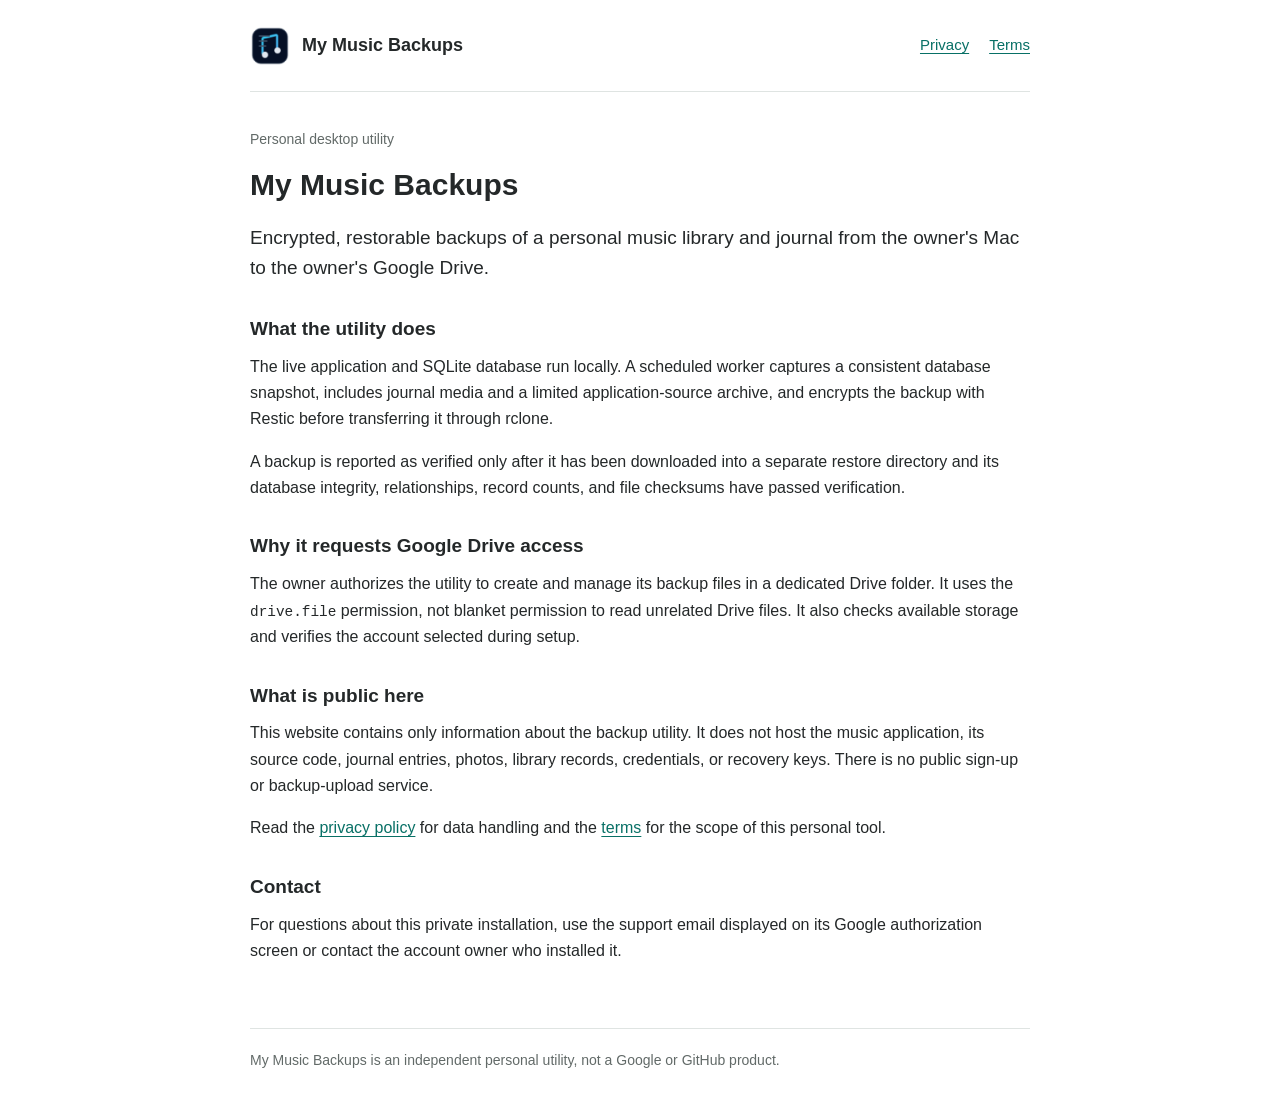
<file: index.html>
<!doctype html>
<html lang="en">
<head>
  <meta charset="utf-8">
  <meta name="viewport" content="width=device-width, initial-scale=1">
  <meta name="description" content="Public information about My Music Backups, a private local-library backup utility.">
  <title>My Music Backups</title>
  <link rel="icon" href="app-icon.png" type="image/png">
  <link rel="stylesheet" href="styles.css">
</head>
<body>
  <header>
    <a class="identity" href="./"><img src="app-icon.png" width="40" height="40" alt=""><span>My Music Backups</span></a>
    <nav aria-label="Information"><a href="privacy.html">Privacy</a><a href="terms.html">Terms</a></nav>
  </header>
  <main>
    <p class="eyebrow">Personal desktop utility</p>
    <h1>My Music Backups</h1>
    <p class="lead">Encrypted, restorable backups of a personal music library and journal from the owner's Mac to the owner's Google Drive.</p>
    <h2>What the utility does</h2>
    <p>The live application and SQLite database run locally. A scheduled worker captures a consistent database snapshot, includes journal media and a limited application-source archive, and encrypts the backup with Restic before transferring it through rclone.</p>
    <p>A backup is reported as verified only after it has been downloaded into a separate restore directory and its database integrity, relationships, record counts, and file checksums have passed verification.</p>
    <h2>Why it requests Google Drive access</h2>
    <p>The owner authorizes the utility to create and manage its backup files in a dedicated Drive folder. It uses the <code>drive.file</code> permission, not blanket permission to read unrelated Drive files. It also checks available storage and verifies the account selected during setup.</p>
    <h2>What is public here</h2>
    <p>This website contains only information about the backup utility. It does not host the music application, its source code, journal entries, photos, library records, credentials, or recovery keys. There is no public sign-up or backup-upload service.</p>
    <p>Read the <a href="privacy.html">privacy policy</a> for data handling and the <a href="terms.html">terms</a> for the scope of this personal tool.</p>
    <h2>Contact</h2>
    <p>For questions about this private installation, use the support email displayed on its Google authorization screen or contact the account owner who installed it.</p>
  </main>
  <footer>My Music Backups is an independent personal utility, not a Google or GitHub product.</footer>
</body>
</html>
</file>
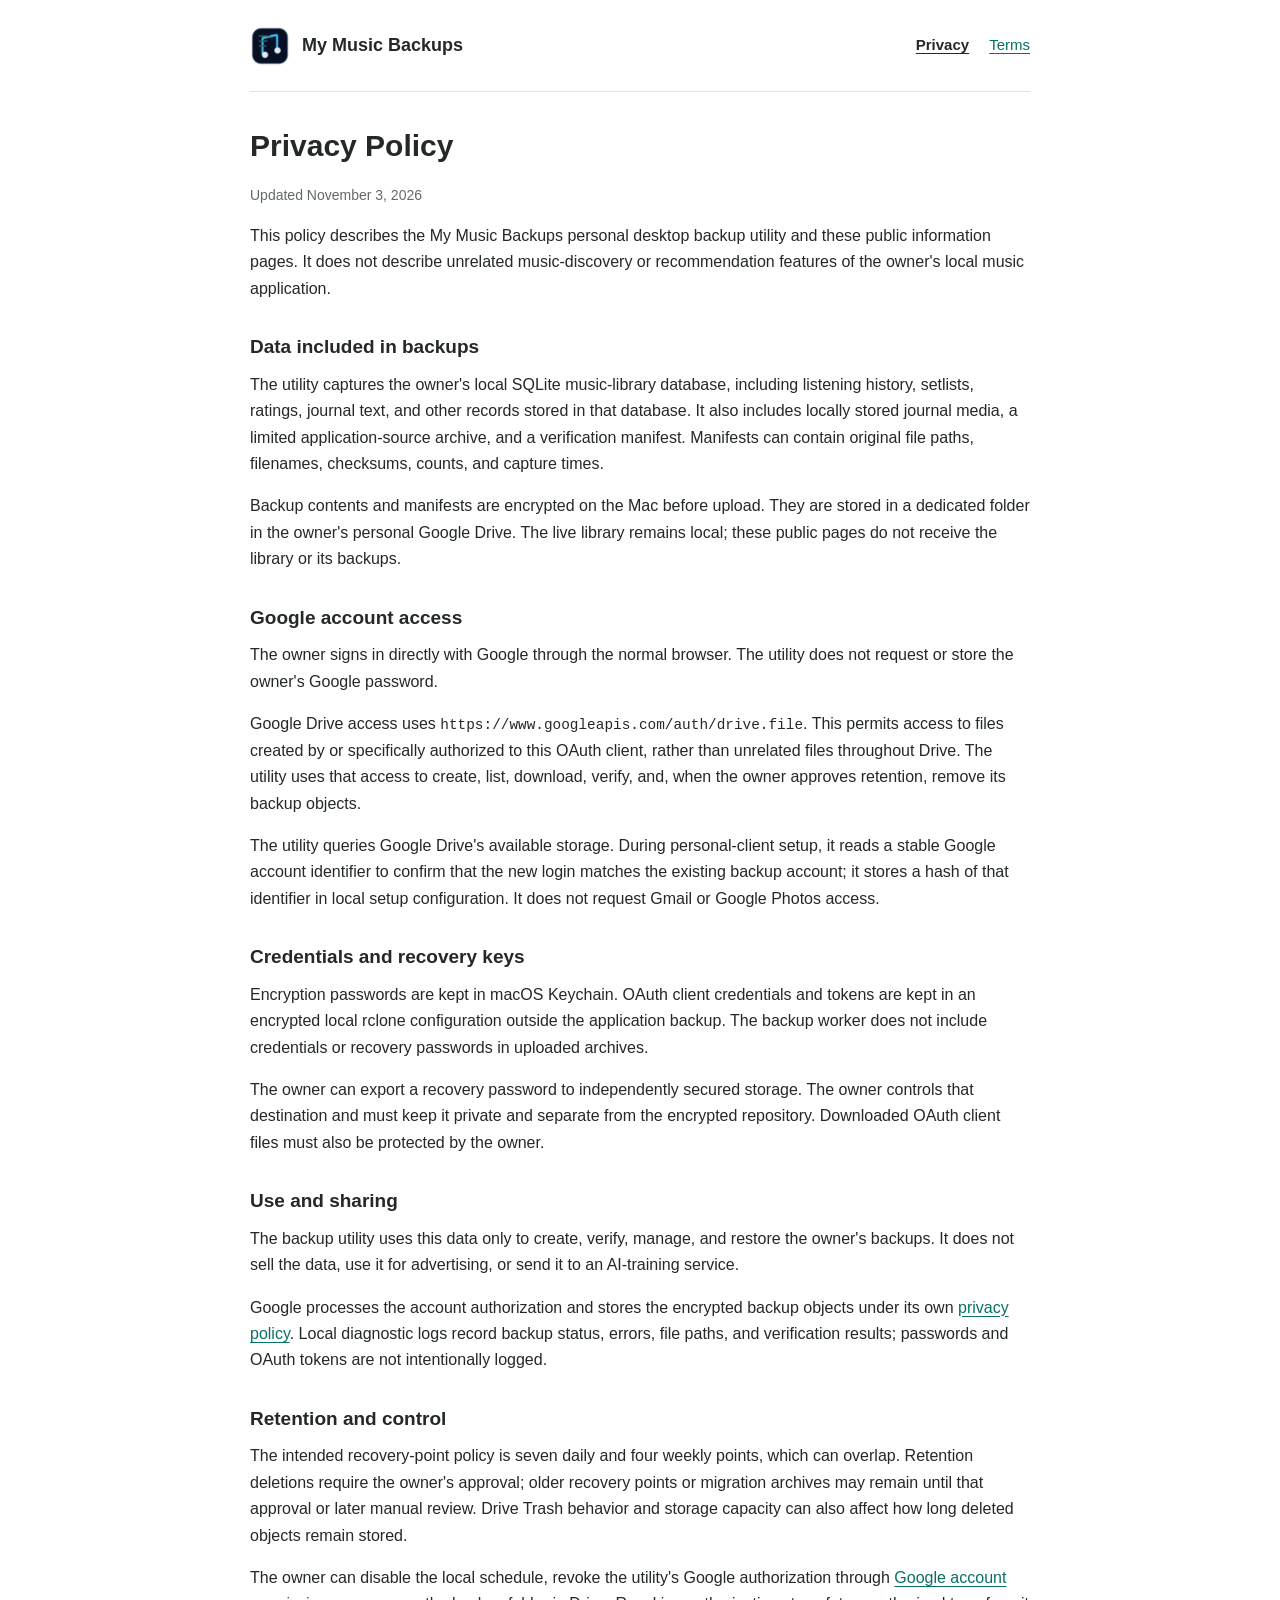
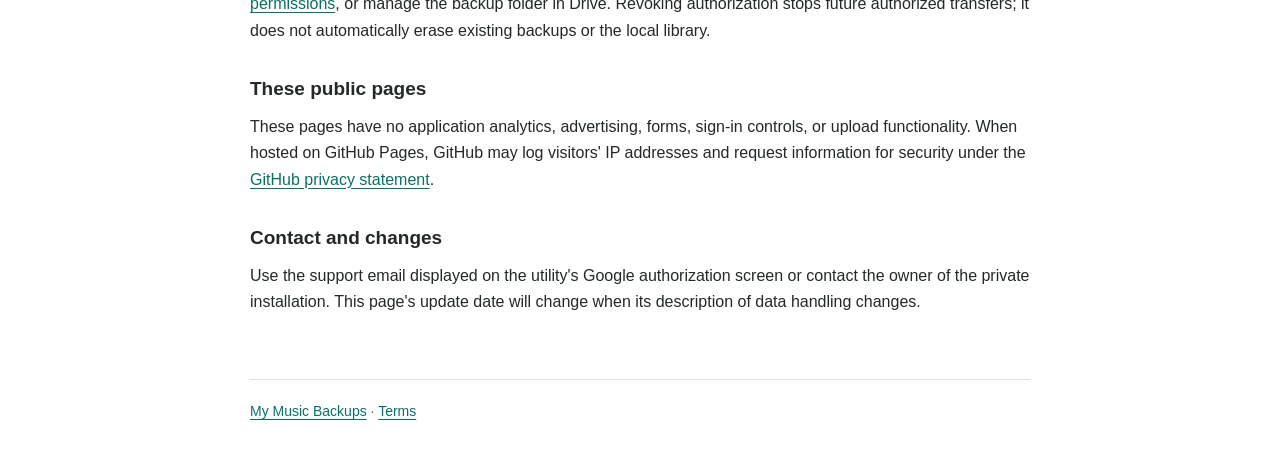
<file: privacy.html>
<!doctype html>
<html lang="en">
<head>
  <meta charset="utf-8">
  <meta name="viewport" content="width=device-width, initial-scale=1">
  <title>Privacy | My Music Backups</title>
  <link rel="icon" href="app-icon.png" type="image/png">
  <link rel="stylesheet" href="styles.css">
</head>
<body>
  <header>
    <a class="identity" href="./"><img src="app-icon.png" width="40" height="40" alt=""><span>My Music Backups</span></a>
    <nav aria-label="Information"><a href="privacy.html" aria-current="page">Privacy</a><a href="terms.html">Terms</a></nav>
  </header>
  <main>
    <h1>Privacy Policy</h1>
    <p class="updated">Updated November 3, 2026</p>
    <p>This policy describes the My Music Backups personal desktop backup utility and these public information pages. It does not describe unrelated music-discovery or recommendation features of the owner's local music application.</p>
    <h2>Data included in backups</h2>
    <p>The utility captures the owner's local SQLite music-library database, including listening history, setlists, ratings, journal text, and other records stored in that database. It also includes locally stored journal media, a limited application-source archive, and a verification manifest. Manifests can contain original file paths, filenames, checksums, counts, and capture times.</p>
    <p>Backup contents and manifests are encrypted on the Mac before upload. They are stored in a dedicated folder in the owner's personal Google Drive. The live library remains local; these public pages do not receive the library or its backups.</p>
    <h2>Google account access</h2>
    <p>The owner signs in directly with Google through the normal browser. The utility does not request or store the owner's Google password.</p>
    <p>Google Drive access uses <code>https://www.googleapis.com/auth/drive.file</code>. This permits access to files created by or specifically authorized to this OAuth client, rather than unrelated files throughout Drive. The utility uses that access to create, list, download, verify, and, when the owner approves retention, remove its backup objects.</p>
    <p>The utility queries Google Drive's available storage. During personal-client setup, it reads a stable Google account identifier to confirm that the new login matches the existing backup account; it stores a hash of that identifier in local setup configuration. It does not request Gmail or Google Photos access.</p>
    <h2>Credentials and recovery keys</h2>
    <p>Encryption passwords are kept in macOS Keychain. OAuth client credentials and tokens are kept in an encrypted local rclone configuration outside the application backup. The backup worker does not include credentials or recovery passwords in uploaded archives.</p>
    <p>The owner can export a recovery password to independently secured storage. The owner controls that destination and must keep it private and separate from the encrypted repository. Downloaded OAuth client files must also be protected by the owner.</p>
    <h2>Use and sharing</h2>
    <p>The backup utility uses this data only to create, verify, manage, and restore the owner's backups. It does not sell the data, use it for advertising, or send it to an AI-training service.</p>
    <p>Google processes the account authorization and stores the encrypted backup objects under its own <a href="https://policies.google.com/privacy">privacy policy</a>. Local diagnostic logs record backup status, errors, file paths, and verification results; passwords and OAuth tokens are not intentionally logged.</p>
    <h2>Retention and control</h2>
    <p>The intended recovery-point policy is seven daily and four weekly points, which can overlap. Retention deletions require the owner's approval; older recovery points or migration archives may remain until that approval or later manual review. Drive Trash behavior and storage capacity can also affect how long deleted objects remain stored.</p>
    <p>The owner can disable the local schedule, revoke the utility's Google authorization through <a href="https://myaccount.google.com/permissions">Google account permissions</a>, or manage the backup folder in Drive. Revoking authorization stops future authorized transfers; it does not automatically erase existing backups or the local library.</p>
    <h2>These public pages</h2>
    <p>These pages have no application analytics, advertising, forms, sign-in controls, or upload functionality. When hosted on GitHub Pages, GitHub may log visitors' IP addresses and request information for security under the <a href="https://docs.github.com/en/site-policy/privacy-policies/github-general-privacy-statement">GitHub privacy statement</a>.</p>
    <h2>Contact and changes</h2>
    <p>Use the support email displayed on the utility's Google authorization screen or contact the owner of the private installation. This page's update date will change when its description of data handling changes.</p>
  </main>
  <footer><a href="./">My Music Backups</a> &middot; <a href="terms.html">Terms</a></footer>
</body>
</html>
</file>
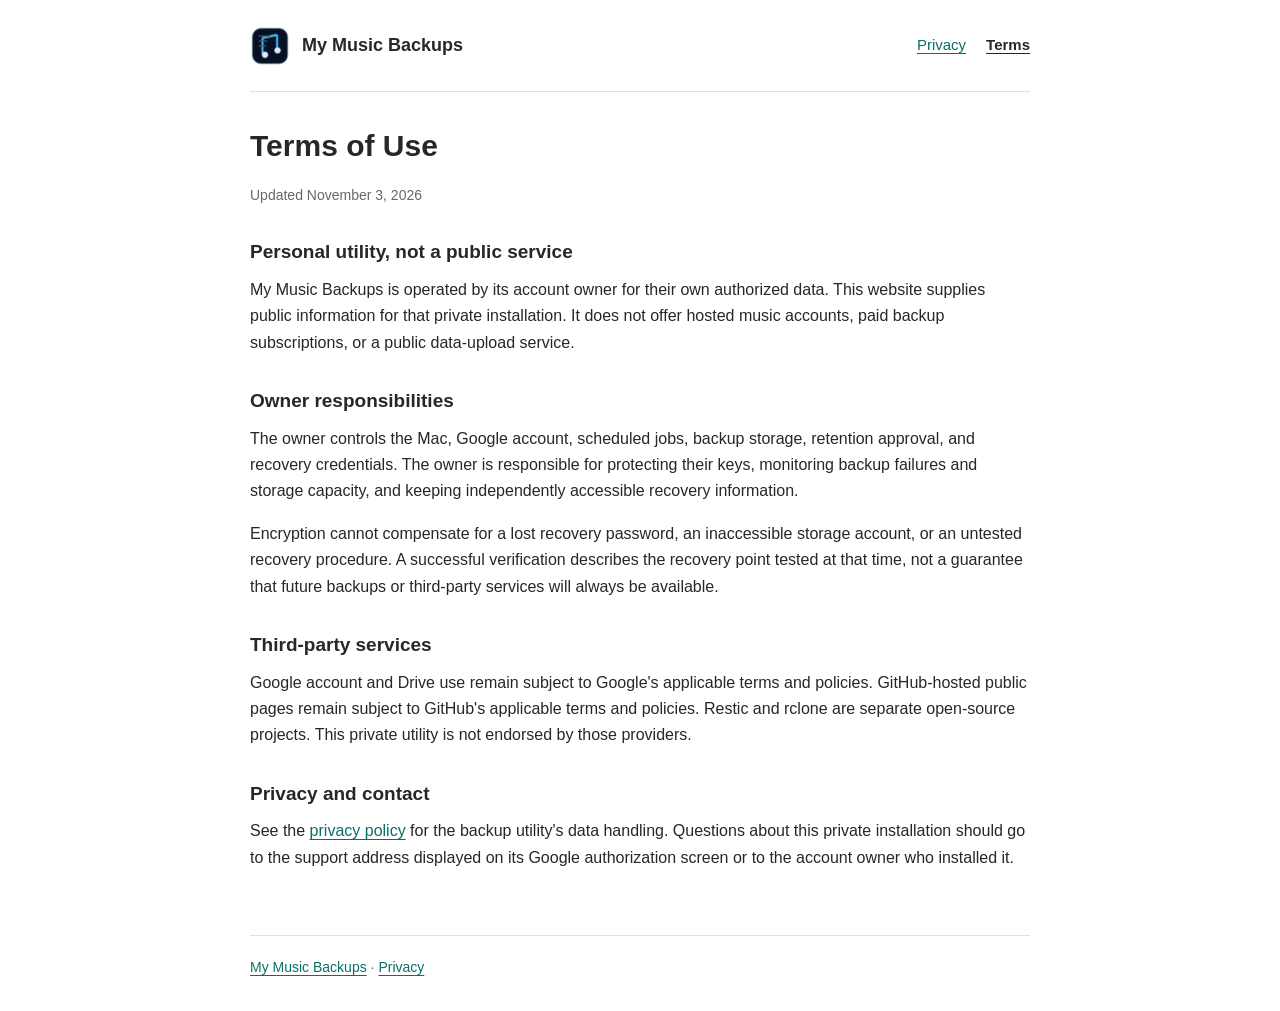
<file: terms.html>
<!doctype html>
<html lang="en">
<head>
  <meta charset="utf-8">
  <meta name="viewport" content="width=device-width, initial-scale=1">
  <title>Terms | My Music Backups</title>
  <link rel="icon" href="app-icon.png" type="image/png">
  <link rel="stylesheet" href="styles.css">
</head>
<body>
  <header>
    <a class="identity" href="./"><img src="app-icon.png" width="40" height="40" alt=""><span>My Music Backups</span></a>
    <nav aria-label="Information"><a href="privacy.html">Privacy</a><a href="terms.html" aria-current="page">Terms</a></nav>
  </header>
  <main>
    <h1>Terms of Use</h1>
    <p class="updated">Updated November 3, 2026</p>
    <h2>Personal utility, not a public service</h2>
    <p>My Music Backups is operated by its account owner for their own authorized data. This website supplies public information for that private installation. It does not offer hosted music accounts, paid backup subscriptions, or a public data-upload service.</p>
    <h2>Owner responsibilities</h2>
    <p>The owner controls the Mac, Google account, scheduled jobs, backup storage, retention approval, and recovery credentials. The owner is responsible for protecting their keys, monitoring backup failures and storage capacity, and keeping independently accessible recovery information.</p>
    <p>Encryption cannot compensate for a lost recovery password, an inaccessible storage account, or an untested recovery procedure. A successful verification describes the recovery point tested at that time, not a guarantee that future backups or third-party services will always be available.</p>
    <h2>Third-party services</h2>
    <p>Google account and Drive use remain subject to Google's applicable terms and policies. GitHub-hosted public pages remain subject to GitHub's applicable terms and policies. Restic and rclone are separate open-source projects. This private utility is not endorsed by those providers.</p>
    <h2>Privacy and contact</h2>
    <p>See the <a href="privacy.html">privacy policy</a> for the backup utility's data handling. Questions about this private installation should go to the support address displayed on its Google authorization screen or to the account owner who installed it.</p>
  </main>
  <footer><a href="./">My Music Backups</a> &middot; <a href="privacy.html">Privacy</a></footer>
</body>
</html>
</file>
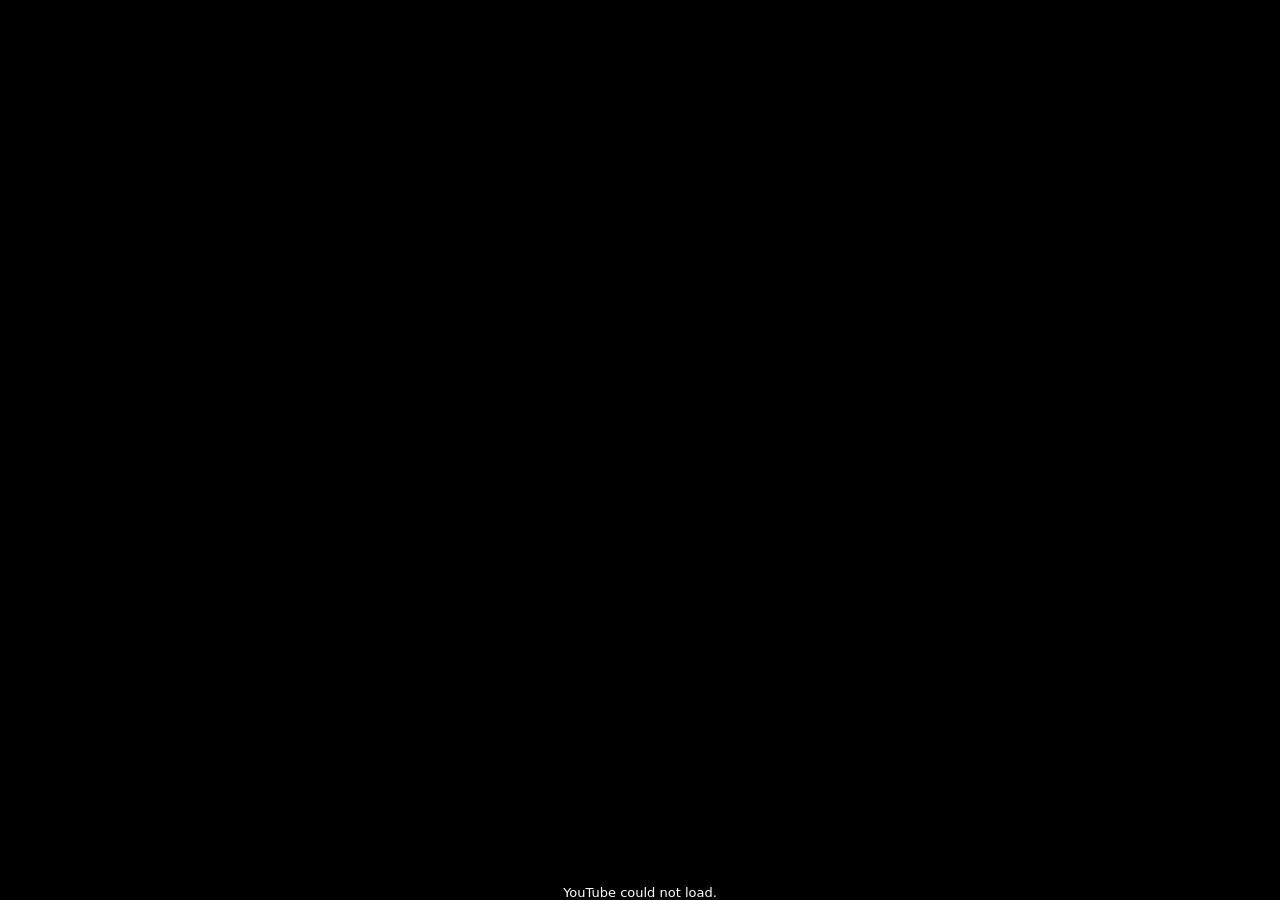
<file: video-player.html>
<!doctype html>
<html lang="en">
<head>
  <meta charset="utf-8">
  <meta name="viewport" content="width=device-width,initial-scale=1">
  <meta name="referrer" content="strict-origin-when-cross-origin">
  <meta http-equiv="Content-Security-Policy" content="default-src 'none'; script-src 'unsafe-inline' https://www.youtube.com https://s.ytimg.com; frame-src https://www.youtube.com https://www.youtube-nocookie.com; style-src 'unsafe-inline'; connect-src https://www.youtube.com; img-src https://i.ytimg.com data:">
  <title>Music Video Player</title>
  <style>
    * { box-sizing: border-box; }
    html, body { height: 100%; margin: 0; background: #000; color: #fff; font-family: system-ui, sans-serif; }
    body { display: grid; grid-template-rows: minmax(0, 1fr) auto; }
    #screen, #player, iframe { width: 100%; height: 100%; border: 0; }
    #controls { display: flex; align-items: center; justify-content: center; gap: 12px; min-height: 0; }
    #controls:has(button:not([hidden])) { min-height: 44px; }
    button { margin: 4px; padding: 8px 18px; border: 1px solid #777; border-radius: 4px; background: #222; color: white; font: inherit; cursor: pointer; }
    #error { margin: 0; padding: 0 12px; font-size: 13px; }
    [hidden] { display: none !important; }
  </style>
</head>
<body>
  <div id="screen"><div id="player"></div></div>
  <div id="controls"><p id="error" role="status"></p><button id="play" hidden>Play Video</button></div>
  <script>
    (() => {
      'use strict';
      const protocol = 'mltm-youtube-player-v1';
      const params = new URLSearchParams(location.search);
      const token = params.get('token');
      const parentOrigin = params.get('parentOrigin');
      const standalone = window.parent === window;
      const videoPattern = /^[A-Za-z0-9_-]{11}$/;
      let allowedParent = false;
      try {
        const origin = new URL(parentOrigin);
        allowedParent = ['localhost', '127.0.0.1'].includes(origin.hostname) &&
          ['http:', 'https:'].includes(origin.protocol) && origin.origin === parentOrigin && Boolean(token);
      } catch {}
      if (!standalone && !allowedParent) return;

      let player;
      let ready = false;
      let selectedVideo = null;
      const playButton = document.getElementById('play');
      const errorLabel = document.getElementById('error');
      const isCurrentVideo = () => {
        if (!selectedVideo || !ready) return false;
        try {
          return new URL(player.getVideoUrl()).searchParams.get('v') === selectedVideo;
        } catch { return false; }
      };
      const send = (event, details = {}) => {
        if (!allowedParent) return;
        window.parent.postMessage({ source: protocol, token, event, videoId: selectedVideo, ...details }, parentOrigin);
      };
      const progress = () => {
        if (!isCurrentVideo()) return;
        send('progress', {
          time: Number(player.getCurrentTime() || 0),
          duration: Number(player.getDuration() || 0),
          state: Number(player.getPlayerState()),
        });
      };
      const load = (id, start = 0, paused = false) => {
        if (!videoPattern.test(id)) return;
        selectedVideo = id;
        errorLabel.textContent = '';
        playButton.hidden = true;
        if (ready) {
          if (paused) player.cueVideoById(id, start);
          else player.loadVideoById(id, start);
        }
      };
      playButton.addEventListener('click', () => {
        player?.playVideo();
      });
      window.addEventListener('message', event => {
        const data = event.data;
        if (!allowedParent || event.source !== window.parent || event.origin !== parentOrigin ||
          !data || data.source !== protocol || data.token !== token) return;
        if (data.command === 'load' && typeof data.videoId === 'string') {
          const start = Number(data.startSeconds || 0);
          if (Number.isFinite(start) && start >= 0 && start <= 604800) load(data.videoId, start, data.paused === true);
        }
        else if (data.command === 'play' && ready) player.playVideo();
        else if (data.command === 'pause' && ready && data.videoId === selectedVideo) player.pauseVideo();
        else if (data.command === 'seek' && ready && data.videoId === selectedVideo && Number.isFinite(data.seconds) && data.seconds >= 0 && data.seconds <= 604800) player.seekTo(data.seconds, true);
        else if (data.command === 'stop' && ready) {
          selectedVideo = null;
          player.stopVideo();
        }
      });
      window.onYouTubeIframeAPIReady = () => {
        player = new YT.Player('player', {
          width: '100%', height: '100%',
          playerVars: { autoplay: 1, controls: 1, fs: standalone ? 1 : 0, playsinline: 1, rel: 0, origin: location.origin },
          events: {
            onReady: () => {
              ready = true;
              send('ready');
              if (selectedVideo) player.loadVideoById(selectedVideo);
              if (standalone) {
                const id = new URLSearchParams(location.hash.slice(1)).get('v');
                if (id) load(id);
              }
            },
            onStateChange: event => {
              if (!isCurrentVideo()) return;
              if (event.data === 1) {
                playButton.hidden = true;
                errorLabel.textContent = '';
              }
              progress();
              send('state', { state: event.data });
            },
            onError: event => {
              errorLabel.textContent = `YouTube playback error ${event.data}`;
              send('error', { code: Number(event.data) });
            },
            onAutoplayBlocked: () => {
              playButton.hidden = false;
              send('autoplayBlocked');
            },
          },
        });
      };
      const script = document.createElement('script');
      script.src = 'https://www.youtube.com/iframe_api';
      script.onerror = () => {
        errorLabel.textContent = 'YouTube could not load.';
        send('error', { code: 0 });
      };
      document.head.appendChild(script);
      window.setInterval(() => {
        if (ready && player.getPlayerState() === 1) progress();
      }, 250);
    })();
  </script>
</body>
</html>
</file>
<file: styles.css>
:root { color-scheme: light; font-family: -apple-system, BlinkMacSystemFont, "Segoe UI", sans-serif; color: #242829; background: #fff; line-height: 1.65; letter-spacing: 0; }
* { box-sizing: border-box; }
body { margin: 0; }
header, main, footer { width: min(100% - 40px, 780px); margin-inline: auto; }
header { min-height: 92px; padding-block: 20px; display: flex; align-items: center; justify-content: space-between; gap: 16px; border-bottom: 1px solid #dfe4e2; flex-wrap: wrap; }
a { color: #087066; text-underline-offset: 3px; overflow-wrap: anywhere; }
a:hover { color: #a12642; }
a:focus-visible { outline: 2px solid #a12642; outline-offset: 4px; }
.identity { display: flex; align-items: center; gap: 12px; color: #242829; text-decoration: none; font-weight: 650; font-size: 18px; }
.identity img { display: block; flex: 0 0 40px; }
nav { display: flex; flex-wrap: wrap; gap: 20px; font-size: 15px; }
nav a[aria-current="page"] { color: #242829; font-weight: 650; }
main { padding-block: 36px 48px; }
h1 { font-size: 30px; line-height: 1.2; margin: 0 0 20px; overflow-wrap: anywhere; }
h2 { font-size: 19px; line-height: 1.35; margin: 32px 0 12px; }
p { margin: 0 0 16px; overflow-wrap: anywhere; }
.lead { font-size: 19px; line-height: 1.6; }
.eyebrow, .updated { font-size: 14px; color: #626a68; }
code { font-family: ui-monospace, monospace; font-size: 0.9em; overflow-wrap: anywhere; }
footer { padding-block: 20px 32px; border-top: 1px solid #dfe4e2; color: #626a68; font-size: 14px; }
@media (max-width: 480px) { header, main, footer { width: calc(100% - 32px); } main { padding-top: 28px; } h1 { font-size: 26px; } }
</file>
